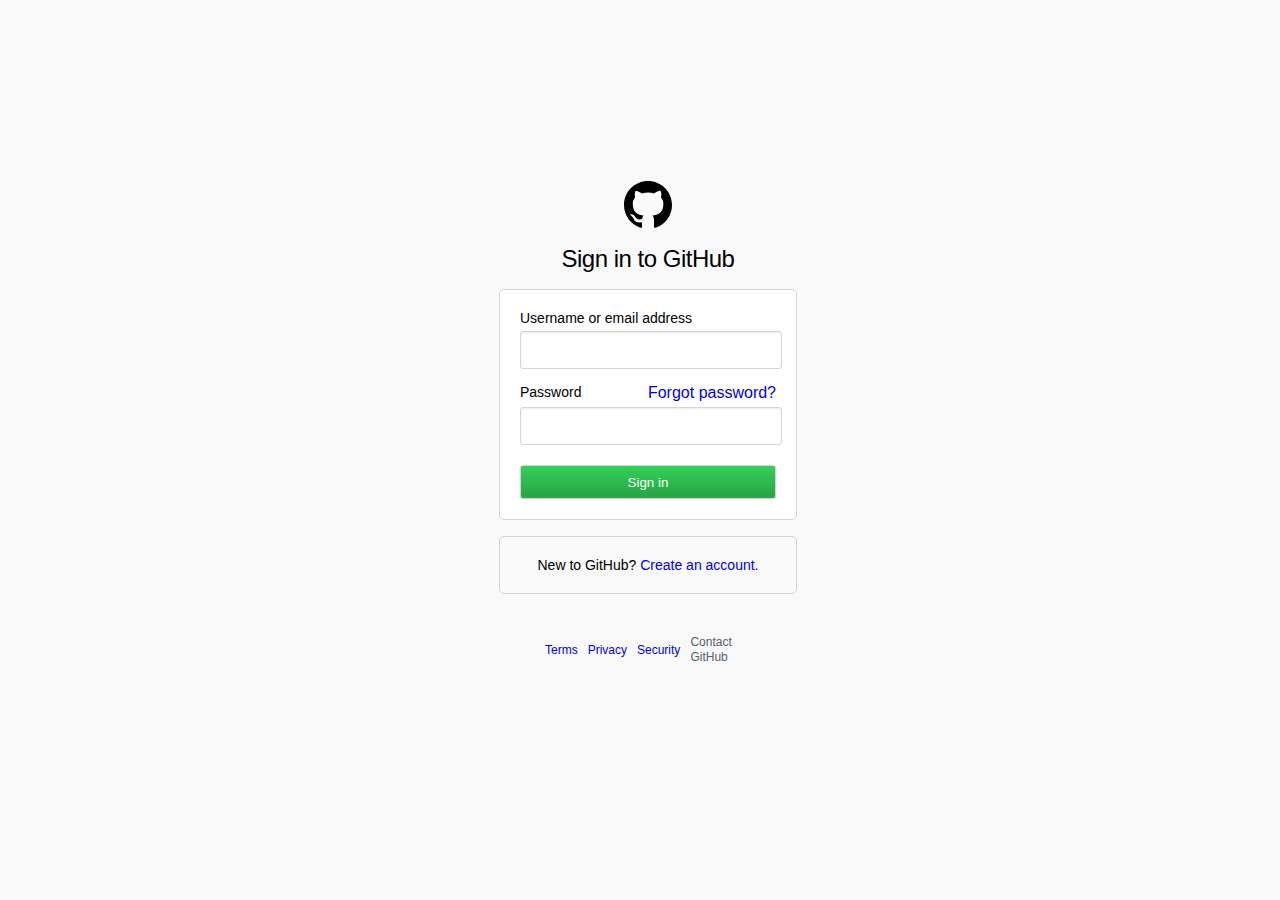
<file: src/index/index.htm>
<!DOCTYPE html>
<html lang="pt-br">

<head>
    <script src="index.js"></script>
    <link href="index.css" rel="stylesheet" type="text/css">
    <meta charset="utf-8" />
    <title>Sign in to GitHub º MyPage</title>
</head>

<body>
    <div class='container'>
        <div class="logoContainer">
            <svg width="48" height="48" version="1.1" viewBox="0 0 16 16" aria-hidden="true"
                class="octicon octicon-mark-github">
                <path fill-rule="evenodd"
                    d="M8 0C3.58 0 0 3.58 0 8c0 3.54 2.29 6.53 5.47 7.59.4.07.55-.17.55-.38 0-.19-.01-.82-.01-1.49-2.01.37-2.53-.49-2.69-.94-.09-.23-.48-.94-.82-1.13-.28-.15-.68-.52-.01-.53.63-.01 1.08.58 1.23.82.72 1.21 1.87.87 2.33.66.07-.52.28-.87.51-1.07-1.78-.2-3.64-.89-3.64-3.95 0-.87.31-1.59.82-2.15-.08-.2-.36-1.02.08-2.12 0 0 .67-.21 2.2.82.64-.18 1.32-.27 2-.27.68 0 1.36.09 2 .27 1.53-1.04 2.2-.82 2.2-.82.44 1.1.16 1.92.08 2.12.51.56.82 1.27.82 2.15 0 3.07-1.87 3.75-3.65 3.95.29.25.54.73.54 1.48 0 1.07-.01 1.93-.01 2.2 0 .21.15.46.55.38A8.013 8.013 0 0016 8c0-4.42-3.58-8-8-8z">
                </path>
            </svg>
            <h1>Sign in to GitHub</h1>
        </div>

        <div class="formContainer">
            <div>
                <p>Username or email address</p>
                <input type="text" name="login" id="login_field">
            </div>
            <div>
                <div class="forgotContainer">
                    <p>Password</p>
                    <a href="https://github.com/password_reset">Forgot password?</a>
                </div>
                <input type="password" name="password" id="password_field" />
            </div>
            <button type="button" onclick=minhaFuncao()>Sign in</button>
        </div>

        <div class="registerContainer">
            <p>New to GitHub? <a href="https://github.com/join?source=login">Create an account.</a></p>
        </div>

        <ul class="list-style-none d-flex flex-justify-center">
            <li><a href="https://github.com/site/terms">Terms</a></li>
            <li><a href="https://github.com/site/privacy">Privacy</a></li>
            <li><a href="https://help.github.com/articles/github-security/">Security</a></li>
            <li><a href="https://github.com/contact" class="link-gray">Contact GitHub</a></li>
        </ul>
    </div>
</body>

</html>
</file>
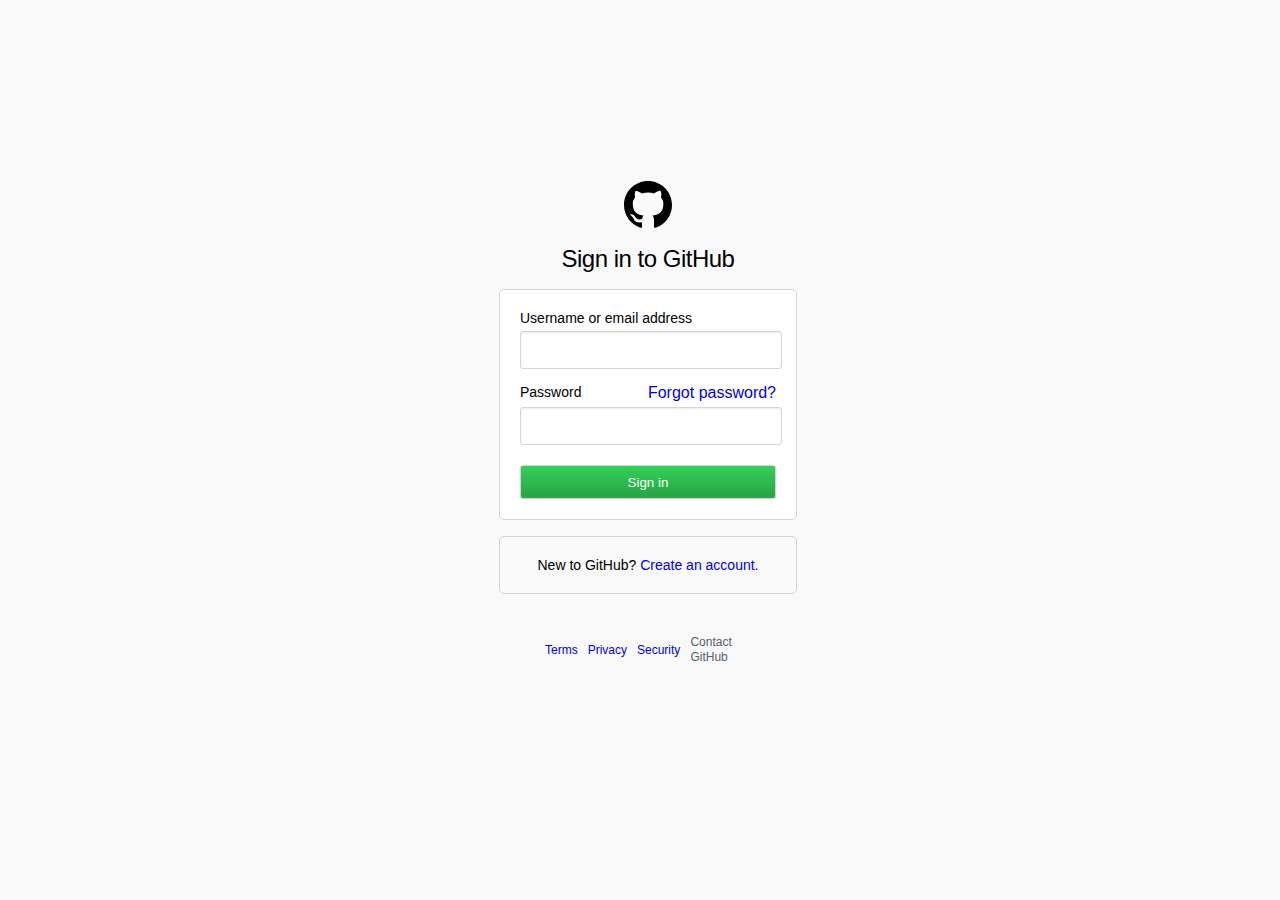
<file: src/index/index.html>
<!DOCTYPE html>
<html lang="pt-br">

<head>
    <script src="index.js"></script>
    <link href="index.css" rel="stylesheet" type="text/css">
    <meta charset="utf-8" />
    <title>Sign in to GitHub º MyPage</title>
</head>

<body>
    <div class='container'>
        <div class="logoContainer">
            <svg width="48" height="48" version="1.1" viewBox="0 0 16 16" aria-hidden="true"
                class="octicon octicon-mark-github">
                <path fill-rule="evenodd"
                    d="M8 0C3.58 0 0 3.58 0 8c0 3.54 2.29 6.53 5.47 7.59.4.07.55-.17.55-.38 0-.19-.01-.82-.01-1.49-2.01.37-2.53-.49-2.69-.94-.09-.23-.48-.94-.82-1.13-.28-.15-.68-.52-.01-.53.63-.01 1.08.58 1.23.82.72 1.21 1.87.87 2.33.66.07-.52.28-.87.51-1.07-1.78-.2-3.64-.89-3.64-3.95 0-.87.31-1.59.82-2.15-.08-.2-.36-1.02.08-2.12 0 0 .67-.21 2.2.82.64-.18 1.32-.27 2-.27.68 0 1.36.09 2 .27 1.53-1.04 2.2-.82 2.2-.82.44 1.1.16 1.92.08 2.12.51.56.82 1.27.82 2.15 0 3.07-1.87 3.75-3.65 3.95.29.25.54.73.54 1.48 0 1.07-.01 1.93-.01 2.2 0 .21.15.46.55.38A8.013 8.013 0 0016 8c0-4.42-3.58-8-8-8z">
                </path>
            </svg>
            <h1>Sign in to GitHub</h1>
        </div>

        <div class="formContainer">
            <div>
                <p>Username or email address</p>
                <input type="text" name="login" id="login_field">
            </div>
            <div>
                <div class="forgotContainer">
                    <p>Password</p>
                    <a href="https://github.com/password_reset">Forgot password?</a>
                </div>
                <input type="password" name="password" id="password_field" />
            </div>
            <button type="button" onclick=minhaFuncao()>Sign in</button>
        </div>

        <div class="registerContainer">
            <p>New to GitHub? <a href="https://github.com/join?source=login">Create an account.</a></p>
        </div>

        <ul class="list-style-none d-flex flex-justify-center">
            <li><a href="https://github.com/site/terms">Terms</a></li>
            <li><a href="https://github.com/site/privacy">Privacy</a></li>
            <li><a href="https://help.github.com/articles/github-security/">Security</a></li>
            <li><a href="https://github.com/contact" class="link-gray">Contact GitHub</a></li>
        </ul>
    </div>
</body>

</html>
</file>
<file: src/index/index.css>
html {
    background-color: #F9F9F9;
    height: 95%;
}

body {
    width: 100%;
    height: 100%;
    display: flex;
    align-items: center;
    justify-content: center;
}

h1 {
    font-size: 24px;
    font-weight: 300;
    letter-spacing: -.5px;
    font-family: -apple-system,BlinkMacSystemFont,Segoe UI,Helvetica,Arial,sans-serif,Apple Color Emoji,Segoe UI Emoji;
}

p {
    font-family: -apple-system,BlinkMacSystemFont,Segoe UI,Helvetica,Arial,sans-serif,Apple Color Emoji,Segoe UI Emoji;
    font-size: 14px;
    margin: 0;
}

input {
    margin-top: 5px;
    margin-bottom: 15px;
    width: 100%;
    min-height: 34px;
    font-size: 16px;
    line-height: 20px;
    color: #24292e;
    vertical-align: middle;
    background-color: #fff;
    background-repeat: no-repeat;
    background-position: right 8px center;
    border: 1px solid #d1d5da;
    border-radius: 3px;
    outline: none;
    box-shadow: inset 0 1px 2px rgba(27,31,35,.075);
}

button {
    margin-top: 5px;
    margin-bottom: 0 20px 0 0;
    width: 100%;
    min-height: 34px;
    color: #fff;
    background-color: #28a745;
    background-image: linear-gradient(-180deg,#34d058,#28a745 90%);
    border: 1px solid #d1d5da;
    border-radius: 3px;
}

a {
    text-decoration: none;
    font-family: -apple-system,BlinkMacSystemFont,Segoe UI,Helvetica,Arial,sans-serif,Apple Color Emoji,Segoe UI Emoji;
}

ul {
    margin: 20px 0;
    padding: 0 20px;
    font-size: 12px;
    display: flex;
    flex-direction: row;
    justify-content: center;
    align-items: center;
    align-content: center;
    list-style: none;
    text-decoration: none;
}

li {
    margin: 5px;
}

.container {
    display: flex;
    width: 20%;
    min-width: 200px;
    align-items: center;
    flex-direction: column;
}

.logoContainer {
    margin: 0px;
    padding: 0px;
    display: flex;
    flex-direction: column;
    align-items: center;
}

.formContainer {
    width: 100%;
    background-color: #FFFF;
    border: 1px solid #d1d5da;
    border-radius: 5px;
    padding: 20px;
}

.forgotContainer {
    width: 100%;
    display: flex;
    flex-direction: row;
    justify-content: space-between;
}

.registerContainer {
    margin: 16px;
    display: flex;
    width: 100%;
    border: 1px solid #d1d5da;
    border-radius: 5px;
    justify-content: center;
    padding: 20px;
}

.link-gray {
    color: #586069;
}
</file>
